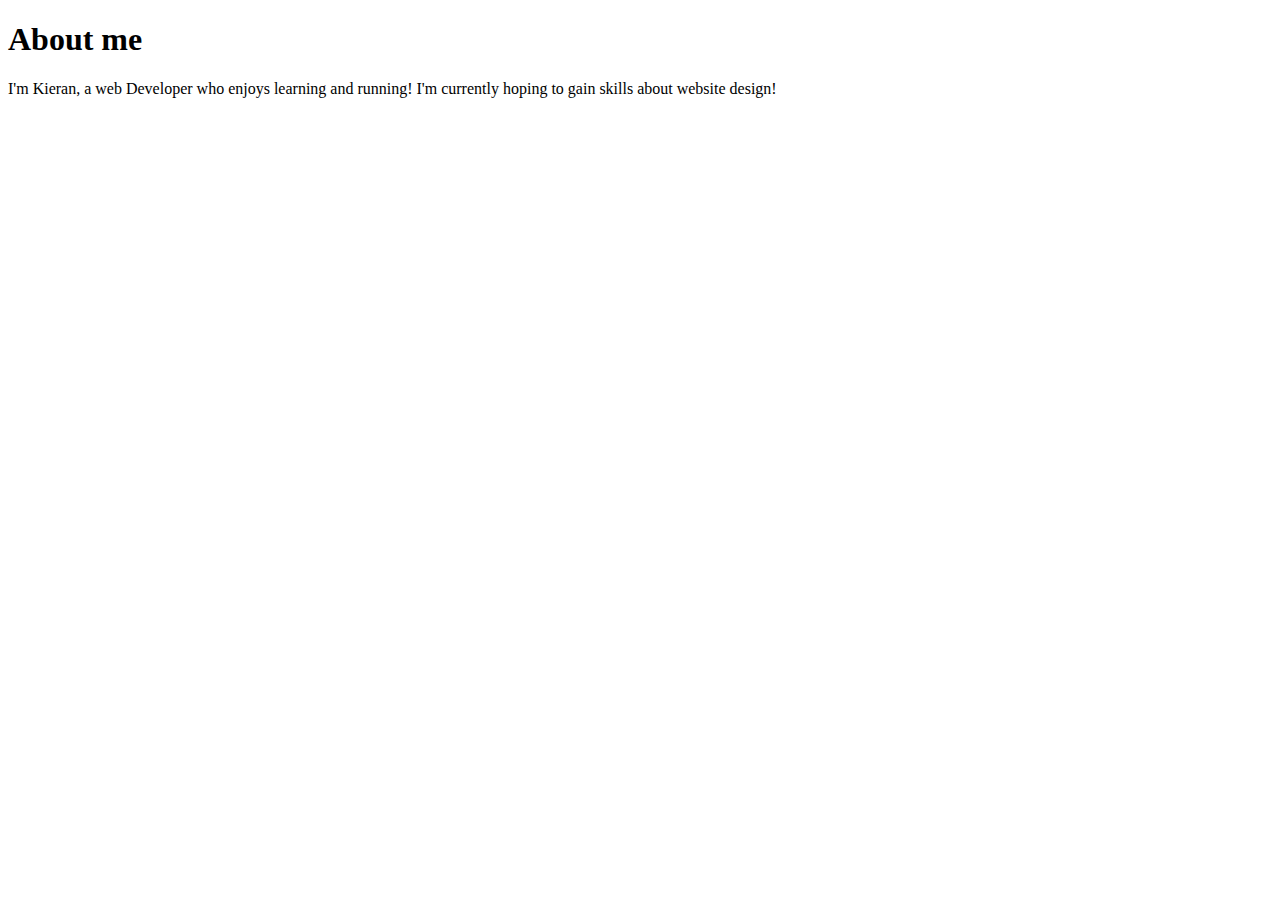
<file: public/about-me.html>
<!DOCTYPE html>
<html lang="en">
  <meta charset="UTF">
  <head>
    <title>
      About me!
    </title>

    <body>
      <h1>About me</h1>
      <p>I'm Kieran, a web Developer who enjoys learning and running! I'm currently hoping to gain skills about website design!</p>
    </body>
  </head>
</html>
</file>
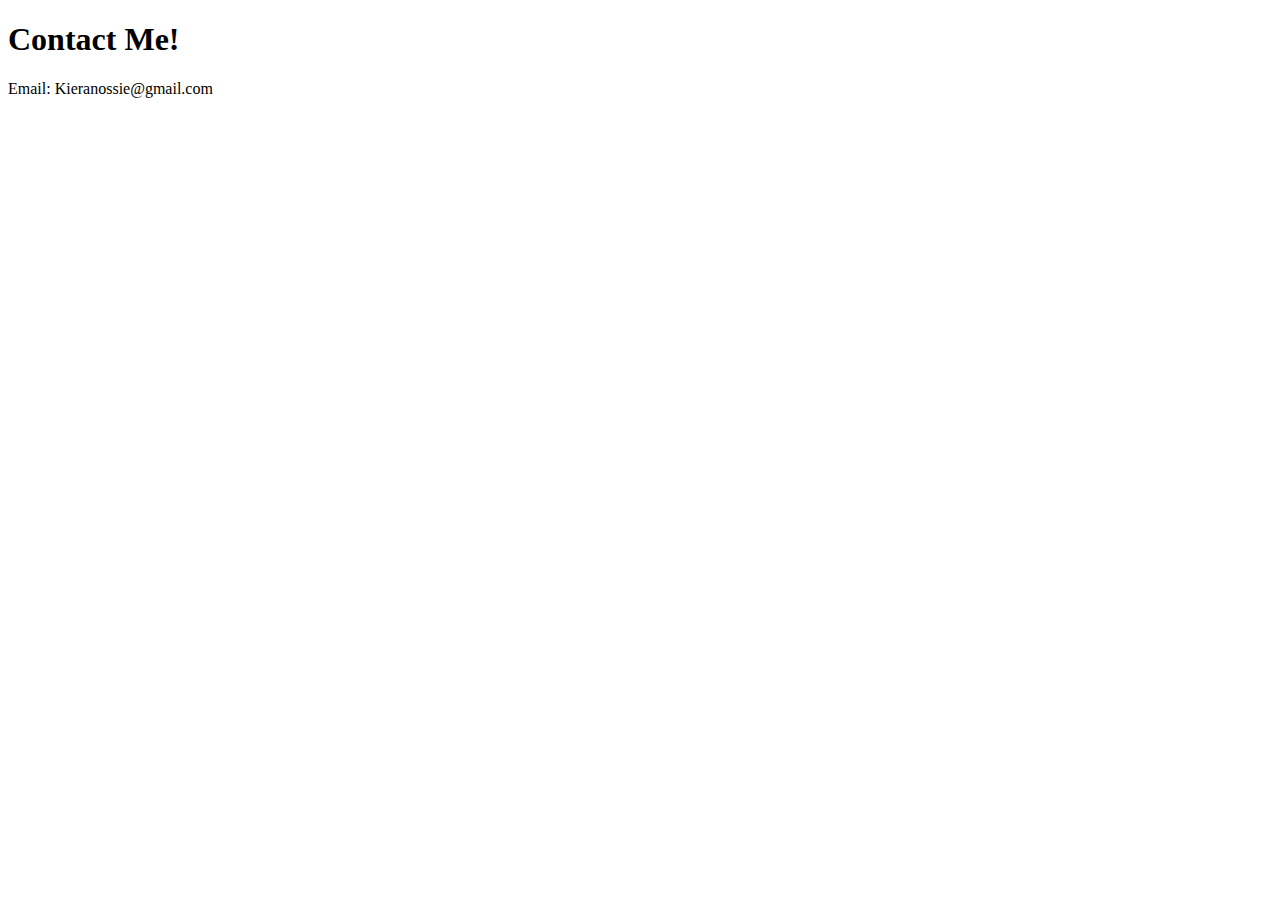
<file: public/contact-me.html>
<!DOCTYPE html>
<html lang="en">
  <meta charset="UTF">
  <head>
    <title>
      Contact me
    </title>

    <body>
      <h1>Contact Me!

      </h1>
      <p>Email: Kieranossie@gmail.com</p>
    </body>
  </head>
</html>
</file>
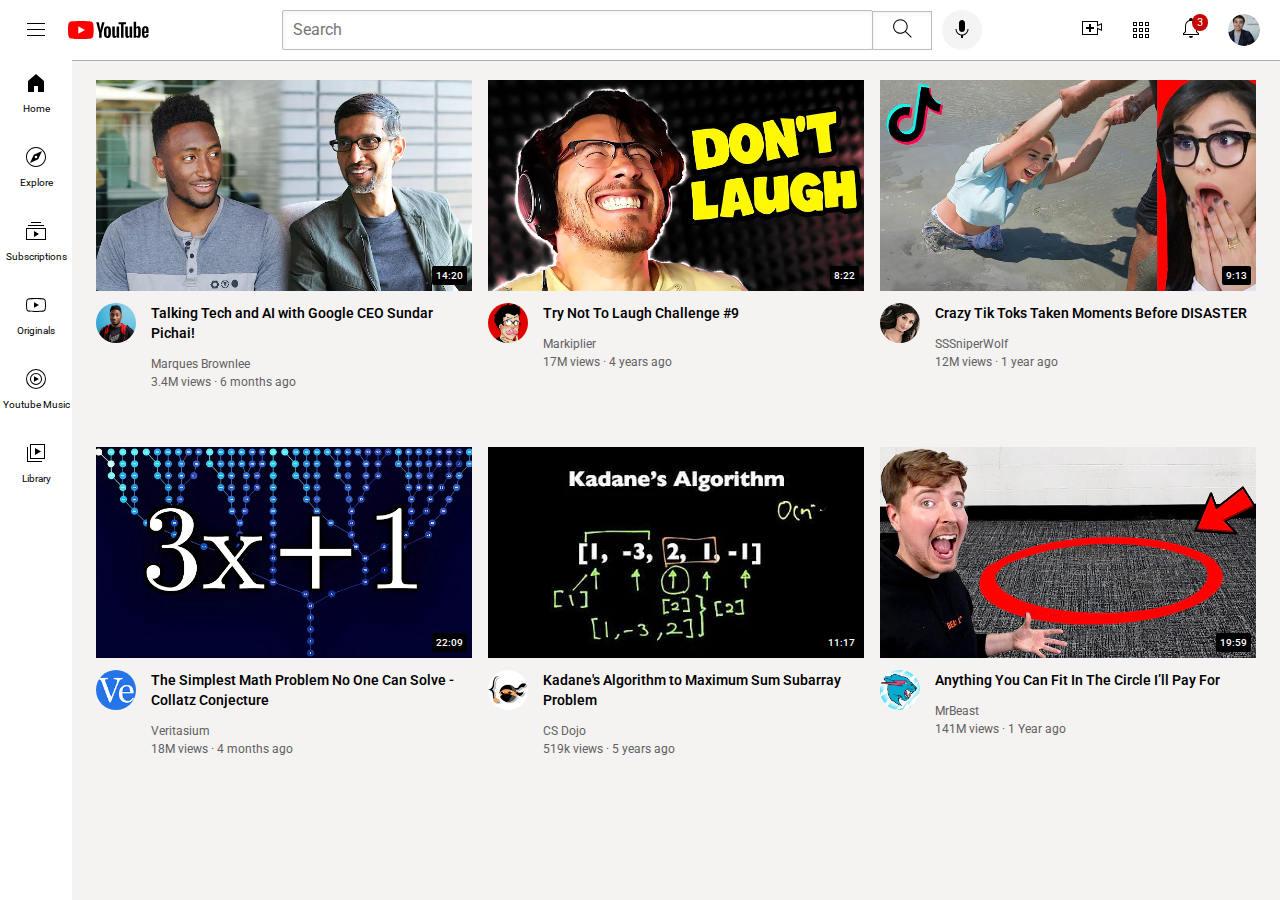
<file: public/Kieran's Youtube Clone/youtube.html>
<!DOCTYPE html>
<html>
  <head>
    <link rel ="stylesheet" href="styles-youtube/video.css">
    <link rel ="stylesheet" href="styles-youtube/header.css">
    <link rel ="stylesheet" href="styles-youtube/general.css">
    <link rel ="stylesheet" href="styles-youtube/sidebar.css">

    <link rel="preconnect" href="https://fonts.googleapis.com">
<link rel="preconnect" href="https://fonts.gstatic.com" crossorigin>
<link href="https://fonts.googleapis.com/css2?family=Roboto:wght@400;500;700&display=swap" rel="stylesheet">
    <title>YouTube.com Clone</title>
    <style>

      

    </style>
  </head>

  <body>

    <div class ="header">
      <div class ="left-section">
        <img  class = "hamburger-menu" src="icons/hamburger-menu.svg">
        <img  class = "youtube-logo" src="icons/youtube-logo.svg">

      </div>
      <!--End of left section-->
      <div class ="middle-section">
        <input class="search-bar" type="text" placeholder="Search">
        <button class ="search-btn"> <img  class ="search-icon"src="icons/search.svg">
        <div class ="tooltip">
          Search
        </div></button>
        <button class ="voice-btn"><img class="voice-icon" src="icons/voice-search-icon.svg">
          <div class ="tooltip">
            Search with your voice
          </div></button>
      </div>
      <!--End of middle section-->
      <div class ="right-section">
        <div class ="upload-icon-container">
          <img  class ="upload-icon" src="icons/upload.svg">
          <div class ="tooltip">
            Create
          </div>
        </div>
        
        <img  class = "youtube-apps-icon" src="icons/youtube-apps.svg">

        <div class ="notifications-icon-container">
          <img  class ="notifications-icon" src="icons/notifications.svg">
          <div class ="notifications-count">
            3
          </div>
        </div>
       

        <img  class ="current-user-picture" src ="channel-pictures/my-channel.jpeg">
      </div>
      <!--End of rightsection-->
    </div>
    <!--End of Header section-->



    <!--Sidebar Start-->
    <div class="sidebar">
      <div class = "sidebar-link"><img src="sidebar-icons/home.svg"> 
        <div>Home</div>
      </div>
      <div class = "sidebar-link"> <img src="sidebar-icons/explore.svg">
        <div>Explore</div>
      </div>
      <div class = "sidebar-link"><img src="sidebar-icons/subscriptions.svg"> 
        <div>Subscriptions</div>
      </div>
      <div class = "sidebar-link"><img src="sidebar-icons/originals.svg"> 
        <div>Originals</div>
      </div>
      <div class = "sidebar-link"> <img src="sidebar-icons/youtube-music.svg">
        <div>Youtube Music</div>
      </div>
      <div class = "sidebar-link"><img src="sidebar-icons/library.svg"> 
        <div>Library </div>
       </div>
      


    </div>

    
    <div class ="video-grid">

      <!--Video One-->
      <div class="video-preview">

        <div class ="thumbnail-row">
        <img class="thumbnail" src="thumbnails/thumbnail-1.webp">
        <div class ="video-time">
          14:20
        </div>
        </div>
        <div class="video-info-grid">
          <div class="channel-picture">
            <img class="profile-picture" src="channel-pictures/channel-1.jpeg">
          </div>
          <div class="video-info">
            <p class="video-title">
              Talking Tech and AI with Google CEO Sundar Pichai!
            </p>
            <p class="video-author">
              Marques Brownlee
            </p>
            <p class="video-stats">
              3.4M views · 6 months ago
            </p>
          </div>
        </div>
      </div>
  
      <!--Video Two-->
      <div class="video-preview">
  
        <div class ="thumbnail-row">
        <img class="thumbnail" src="thumbnails/thumbnail-2.webp">
        <div class ="video-time">
          8:22
        </div>
        </div>
        <div class="video-info-grid">
          <div class="channel-picture">
            <img class="profile-picture" src="channel-pictures/channel-2.jpeg">
          </div>
          <div class="video-info">
            <p class="video-title">
              Try Not To Laugh Challenge #9
            </p>
            <p class="video-author">
              Markiplier
            </p>
            <p class="video-stats">
              17M views · 4 years ago
            </p>
          </div>
        </div>
      </div>
    
      <!--Video Three-->
      <div class="video-preview">
  
        <div class ="thumbnail-row">
        <img class="thumbnail" src="thumbnails/thumbnail-3.webp">
        <div class ="video-time">
          9:13
        </div>
        </div>
        <div class="video-info-grid">
          <div class="channel-picture">
            <img class="profile-picture" src="channel-pictures/channel-3.jpeg">
          </div>
          <div class="video-info">
            <p class="video-title">   
            Crazy Tik Toks Taken Moments Before DISASTER
            </p>
            <p class="video-author">
              SSSniperWolf
            </p>
            <p class="video-stats">
              12M views · 1 year ago
            </p>
          </div>
        </div>
      </div>

      <!--Video Four-->
      <div class="video-preview">
  
        <div class ="thumbnail-row">
        <img class="thumbnail" src="thumbnails/thumbnail-4.webp">
        <div class ="video-time">
          22:09
        </div>
        </div>
        <div class="video-info-grid">
          <div class="channel-picture">
            <img class="profile-picture" src="channel-pictures/channel-4.jpeg">
          </div>
          <div class="video-info">
            <p class="video-title">
            The Simplest Math Problem No One Can Solve 
            - Collatz Conjecture
            </p>
            <p class="video-author">
              Veritasium
            </p>
            <p class="video-stats">
              18M views · 4 months ago
            </p>
          </div>
        </div>
      </div>
  
      <!--Video Five-->
      <div class="video-preview">
  
        <div class ="thumbnail-row">
        <img class="thumbnail" src="thumbnails/thumbnail-5.webp">
        <div class ="video-time">
          11:17
        </div>
        </div>
        <div class="video-info-grid">
          <div class="channel-picture">
            <img class="profile-picture" src="channel-pictures/channel-5.jpeg">
          </div>
          <div class="video-info">
            <p class="video-title">
              Kadane's Algorithm to Maximum Sum Subarray Problem
            </p>
            <p class="video-author">
              CS Dojo
            </p>
            <p class="video-stats">
              519k views · 5 years ago
            </p>
          </div>
        </div>
      </div>
  
      <!--Video Six-->
      <div class="video-preview">
  
        <div class ="thumbnail-row">
        <img class="thumbnail" src="thumbnails/thumbnail-6.webp">
        <div class ="video-time">
          19:59
        </div>
        </div>
        <div class="video-info-grid">
          <div class="channel-picture">
            <img class="profile-picture" src="channel-pictures/channel-6.jpeg">
          </div>
          <div class="video-info">
            <p class="video-title">
              Anything You Can Fit In The Circle I’ll Pay For
            </p>
            <p class="video-author">
              MrBeast
            </p>
            <p class="video-stats">
              141M views · 1 Year ago
            </p>
          </div>
        </div>
      </div>
  

    </div>

    
    

    

    
    
  </body>
</html>
</file>
<file: public/Kieran's Youtube Clone/styles-youtube/video.css>
p {font-family:"Roboto";
  margin:0;}

    .thumbnail {
      width: 100%;
      
    }

    .video-title {
      margin: 0;
      font-size:14px;
      font-weight:550;
      line-height:20px;
      margin-bottom:12px;
      
    }

    
    

    .video-info-grid

    {
      display: grid;
      grid-template-columns: 50px 1fr;
    }

    .channel-picture {
      
      width: 36px;
      
      vertical-align: top;
     
      
     
      
    }

    .video-info {
      
      width: auto;
      vertical-align: top;
      margin-top:0;
     margin-left: 5px;
      
    }

    .profile-picture {
      width: 40px;
      border-radius: 50px;
      
    }

    .thumbnail-row
    {margin-bottom:8px;
    position: relative;}

    .video-author
    {
      color:rgb(96,96,96);
      font-size:12px;
      font-weight :400px;
      line-height:18px;
      margin-top: 8px;
      
    }

    .video-stats
    {color:rgb(96,96,96);
      font-size:12px;
      font-weight :400px;
      line-height:18px;
      margin-bottom: 16px;
      
}

.video-grid
{
display:grid;
grid-template-columns: 1fr 1fr 1fr;
column-gap:16px;
row-gap:40px;
}

@media (max-width:750px){
  .video-grid
  {
    grid-template-columns: 1fr 1fr;
  }
}



.video-time
{
  background-color: black;
  color:white;
  position: absolute;
  right:5px;
  bottom:10px;
  font-family:"Roboto";
  font-size:10px;
  padding:4px 4px 4px 4px;
  border-radius: 2px;
  font-weight: 500;
}
</file>
<file: public/Kieran's Youtube Clone/styles-youtube/header.css>
.header
{
  height:55px;
  display: flex;
 
  justify-content: space-between;
  
  position: fixed;
  top:0px;
  left:0px;
  right:0px;
  height: 60px;
 background-color: white;
 border-bottom-width:1px;
 border-bottom-style:solid;
 border-bottom-color: rgb(176, 175, 175);
 z-index: 100;

}

.left-section
{
  
  
  display:flex;
  align-items: center;
 
  
}

.middle-section
{
  
  flex:1;
  margin-left:70px;
  margin-right:35px;
  max-width:700px;
  display:flex;
  align-items:center;
  
}

.right-section
{
 margin-right:20px;
  width:180px;
  display:flex;
  align-items:center;
  justify-content: space-between;
  flex-shrink:0;
}

 .youtube-logo
{
  height:18px;
  
}

.hamburger-menu
{
  margin-left:24px;
  margin-right:20px;
  height:24px;
}

.search-btn
{
  height:39px;
  width:60px;
  background-color:rgb(255, 255, 255) ;
  border-style:solid;
  border-width:1px;
  border-color:rgb(188, 188, 188);
  box-shadow: inset 1px 2px 5px rgba(0,0,0,0.05);
  margin-left:-1px;
  margin-right:10px;
 


}

.search-btn .voice-btn .upload-icon-container
{display: flex;
justify-content: center;
  position: relative;
  
}


.search-btn .tooltip,
.voice-btn .tooltip,
.upload-icon-container .tooltip
{
  position: absolute;
  background-color: grey;
  color:white;
  padding:4px 8px 4px 8px;
  border-radius: 2px;
  font-size: 12px;
  bottom:-30px;
  opacity: 0;

}

.search-btn:hover  .tooltip,
.voice-btn:hover .tooltip,
.upload-icon-container:hover .tooltip
{
  font-family: "roboto";
  opacity: 1;
  transition: opacity 0.25s;
  pointer-events: none;
  white-space: nowrap;
}




.voice-btn
{
  height:40px;
  width:40px;
  border-radius: 20px;
  border-style:none;
  background-color:rgba(235, 234, 234, 0.525);
  position: relative;
  
}



.search-bar
{
  flex:1;
  height:36px;
  padding-left:10px;
  font-size:16px;
  border-width:1px;
  border-style:solid;
  border-color: rgb(188, 188, 188);
  border-radius:2px;
  box-shadow: inset 1px 2px 5px rgba(0,0,0,0.05);
  width:0; 
  
}

.search-bar::placeholder
{
  font-family: Roboto,Arial;
  font-size: 16px;
}

.search-icon
{
  height:25px;
  
}

.voice-icon
{
  height:24px;
  
}

.upload-icon
{
  height:24px;
}

.youtube-apps-icon
{
  height: 24px;
}

.notifications-icon
{
  height:24px;
}

.notifications-icon-container
{
  position: relative;
}

.notifications-count
{
  position:absolute;
  right:-5px;
  top:-2px;
  background-color: rgb(198, 5, 5);
  color:white;
  font-family: "Roboto";
  font-size:11px;
  padding-top:2px;
  padding-bottom: 2px;
  padding-left:5px;
  padding-right: 5px;
  border-radius: 10px;

}
.current-user-picture
{
  height:32px;
  border-radius:16px;
}
</file>
<file: public/Kieran's Youtube Clone/styles-youtube/general.css>
p {font-family:"Roboto";
  margin:0;} 

body{margin:0;
background-color: rgba(243, 240, 240, 0.862);}

body{
  padding-top:80px;
  padding-left:96px;
  padding-right:24px;
}
</file>
<file: public/Kieran's Youtube Clone/styles-youtube/sidebar.css>
.sidebar
{
  position:fixed;
  left:0;
  bottom:0;
  top:55px;
  background-color: white;
  width:72px;
 z-index: 200;
}

.sidebar-link
{
  height:74px;
  display: flex;
  justify-content: center;
  align-items: center;
  flex-direction: column;
}


.sidebar-link:hover
{
  background-color: rgb(232, 227, 227);
  cursor: pointer;
  
  
}

.sidebar-link img
{
  height:24px;
  margin-bottom: 8px;


}

.sidebar div
{
  font-family: "Roboto";
  font-size: 10px;;
}
</file>
